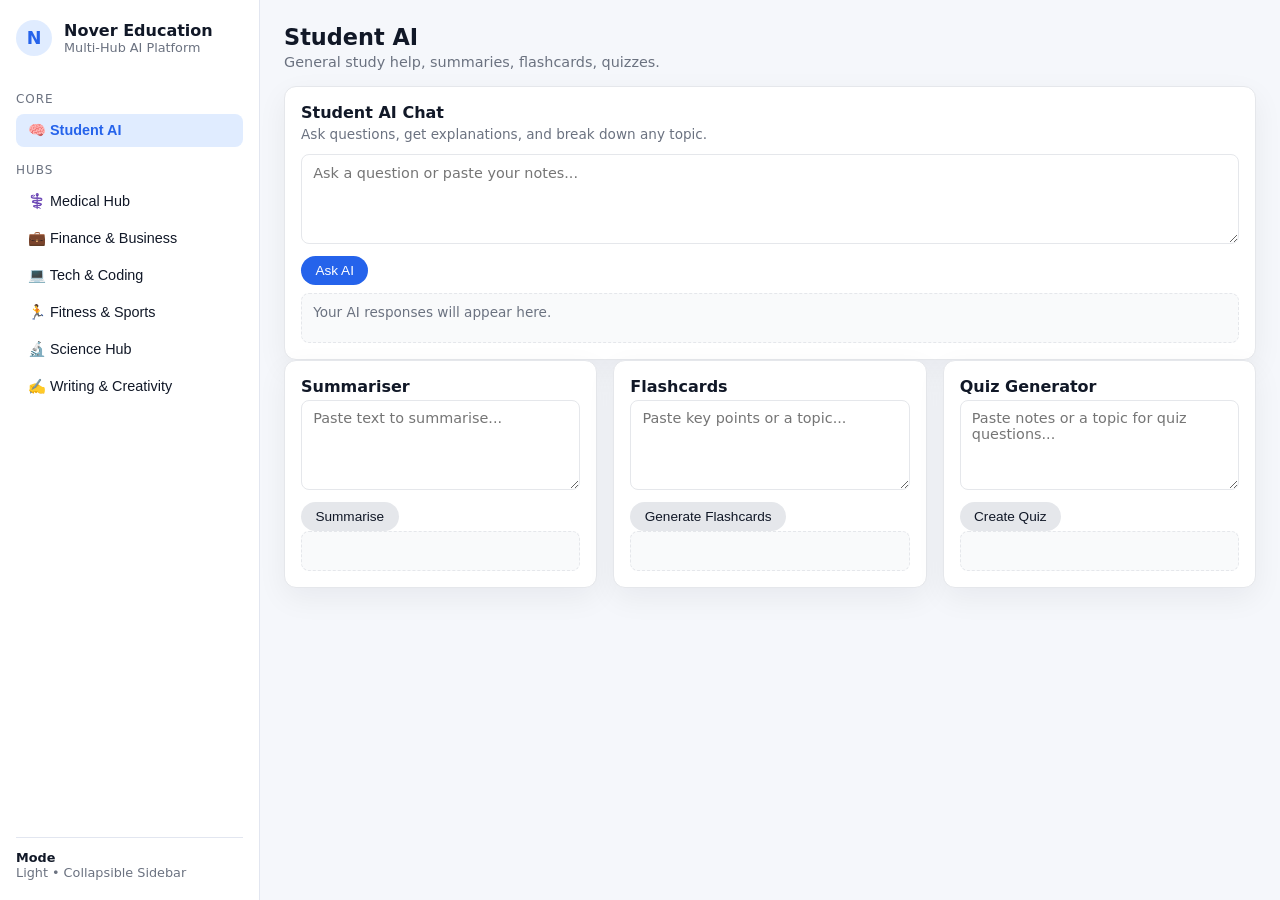
<file: index.html>
<!DOCTYPE html>
<html lang="en">
<head>
  <meta charset="UTF-8" />
  <title>Nover Education – Multi-Hub AI</title>
  <meta name="google-site-verification" content="Ur3ooVKdPxUrjhxHdBSRRFYRefsP4f04TsqXWv58G4o" />
  <link rel="stylesheet" href="style.css" />
</head>

<body>
  <div class="app">
    <aside class="sidebar" id="sidebar">
      <div class="brand">
        <span class="brand-logo">N</span>
        <div class="brand-text">
          <h1>Nover Education</h1>
          <p>Multi-Hub AI Platform</p>
        </div>
      </div>

      <button class="sidebar-toggle" id="sidebarToggle">☰</button>

      <nav class="nav">
        <p class="nav-label">Core</p>
        <button class="nav-item active" data-hub="student">🧠 Student AI</button>

        <p class="nav-label">Hubs</p>
        <button class="nav-item" data-hub="medical">⚕️ Medical Hub</button>
        <button class="nav-item" data-hub="finance">💼 Finance & Business</button>
        <button class="nav-item" data-hub="tech">💻 Tech & Coding</button>
        <button class="nav-item" data-hub="fitness">🏃 Fitness & Sports</button>
        <button class="nav-item" data-hub="science">🔬 Science Hub</button>
        <button class="nav-item" data-hub="writing">✍️ Writing & Creativity</button>
      </nav>

      <div class="sidebar-footer">
        <p class="footer-title">Mode</p>
        <p class="footer-text">Light • Collapsible Sidebar</p>
      </div>
    </aside>

    <main class="main">
      <header class="topbar">
        <h2 id="hubTitle">Student AI</h2>
        <p id="hubSubtitle">General study help, summaries, flashcards, quizzes.</p>
      </header>

      <section class="content">
        <!-- STUDENT HUB -->
        <section id="studentHub" class="hub-section active">
          <div class="panel">
            <h3>Student AI Chat</h3>
            <p>Ask questions, get explanations, and break down any topic.</p>

            <textarea
              id="studentInput"
              placeholder="Ask a question or paste your notes..."
            ></textarea>

            <button class="primary-btn" id="studentAskBtn">Ask AI</button>

            <div class="output" id="studentOutput">
              <p class="muted">Your AI responses will appear here.</p>
            </div>
          </div>

          <div class="panel-grid">
            <div class="panel">
              <h3>Summariser</h3>
              <textarea id="summaryInput" placeholder="Paste text to summarise..."></textarea>
              <button id="summaryBtn">Summarise</button>
              <div class="output" id="summaryOutput"></div>
            </div>

            <div class="panel">
              <h3>Flashcards</h3>
              <textarea id="flashcardInput" placeholder="Paste key points or a topic..."></textarea>
              <button id="flashcardsBtn">Generate Flashcards</button>
              <div class="output" id="flashcardOutput"></div>
            </div>

            <div class="panel">
              <h3>Quiz Generator</h3>
              <textarea id="quizInput" placeholder="Paste notes or a topic for quiz questions..."></textarea>
              <button id="quizBtn">Create Quiz</button>
              <div class="output" id="quizOutput"></div>
            </div>
          </div>
        </section>

        <!-- IFRAME HUBS -->
        <section id="hubFrameWrapper" class="hub-section">
          <iframe id="hubFrame" title="Hub content"></iframe>
        </section>
      </section>
    </main>
  </div>

  <script src="script.js"></script>
</body>
</html>
</file>
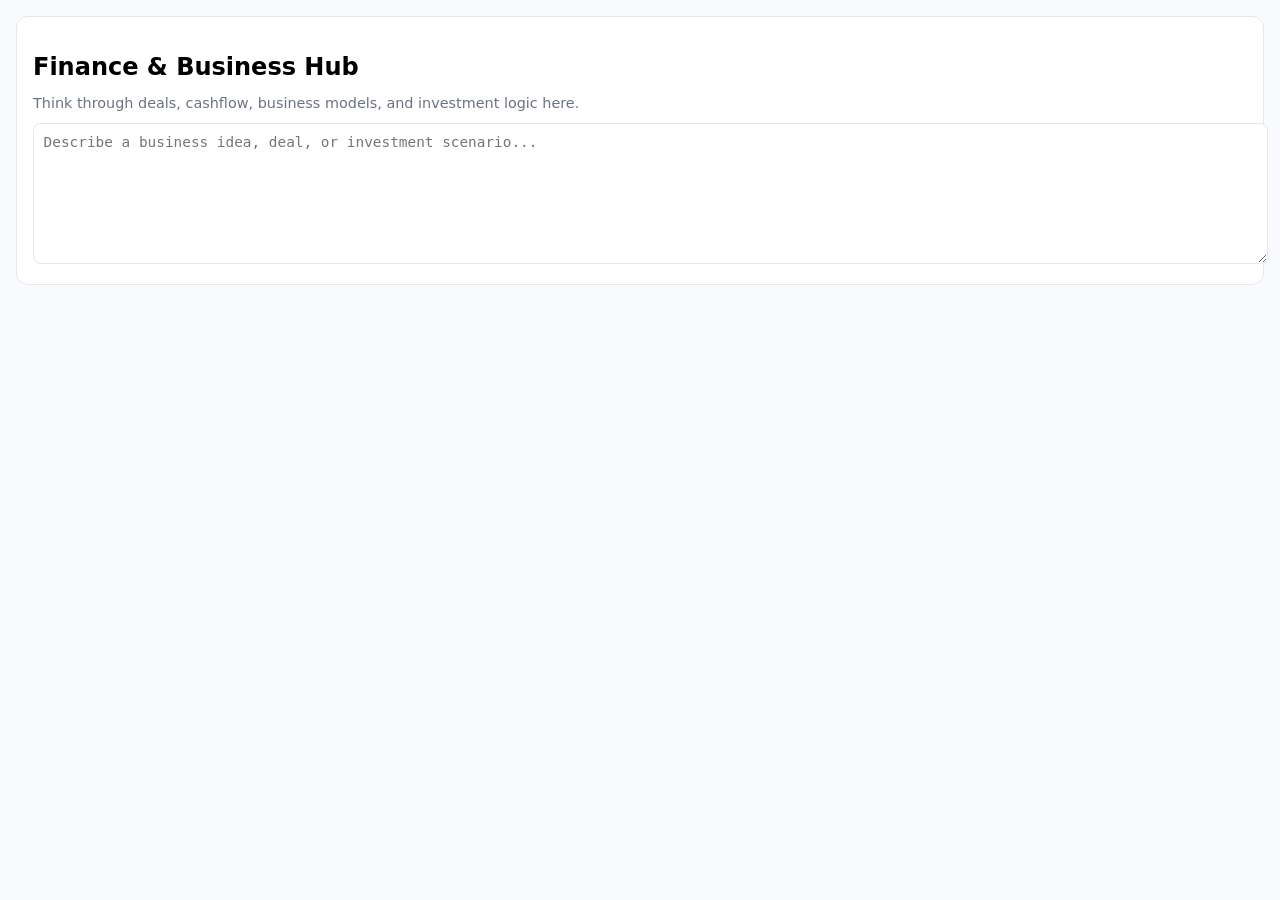
<file: hubs /finance.html>
<!DOCTYPE html>
<html lang="en">
<head>
  <meta charset="UTF-8" />
  <title>Finance & Business Hub</title>
  <style>
    body { font-family: system-ui, sans-serif; margin: 0; padding: 1rem; background: #f9fafb; }
    .panel { background: #fff; border-radius: 0.75rem; padding: 1rem; border: 1px solid #e5e7eb; }
    h2 { margin-bottom: 0.25rem; }
    p { color: #6b7280; font-size: 0.9rem; margin-bottom: 0.75rem; }
    textarea { width: 100%; min-height: 120px; border-radius: 0.5rem; border: 1px solid #e5e7eb; padding: 0.6rem; font-size: 0.9rem; }
  </style>
</head>
<body>
  <div class="panel">
    <h2>Finance & Business Hub</h2>
    <p>Think through deals, cashflow, business models, and investment logic here.</p>
    <textarea placeholder="Describe a business idea, deal, or investment scenario..."></textarea>
  </div>
</body>
</html>
</file>
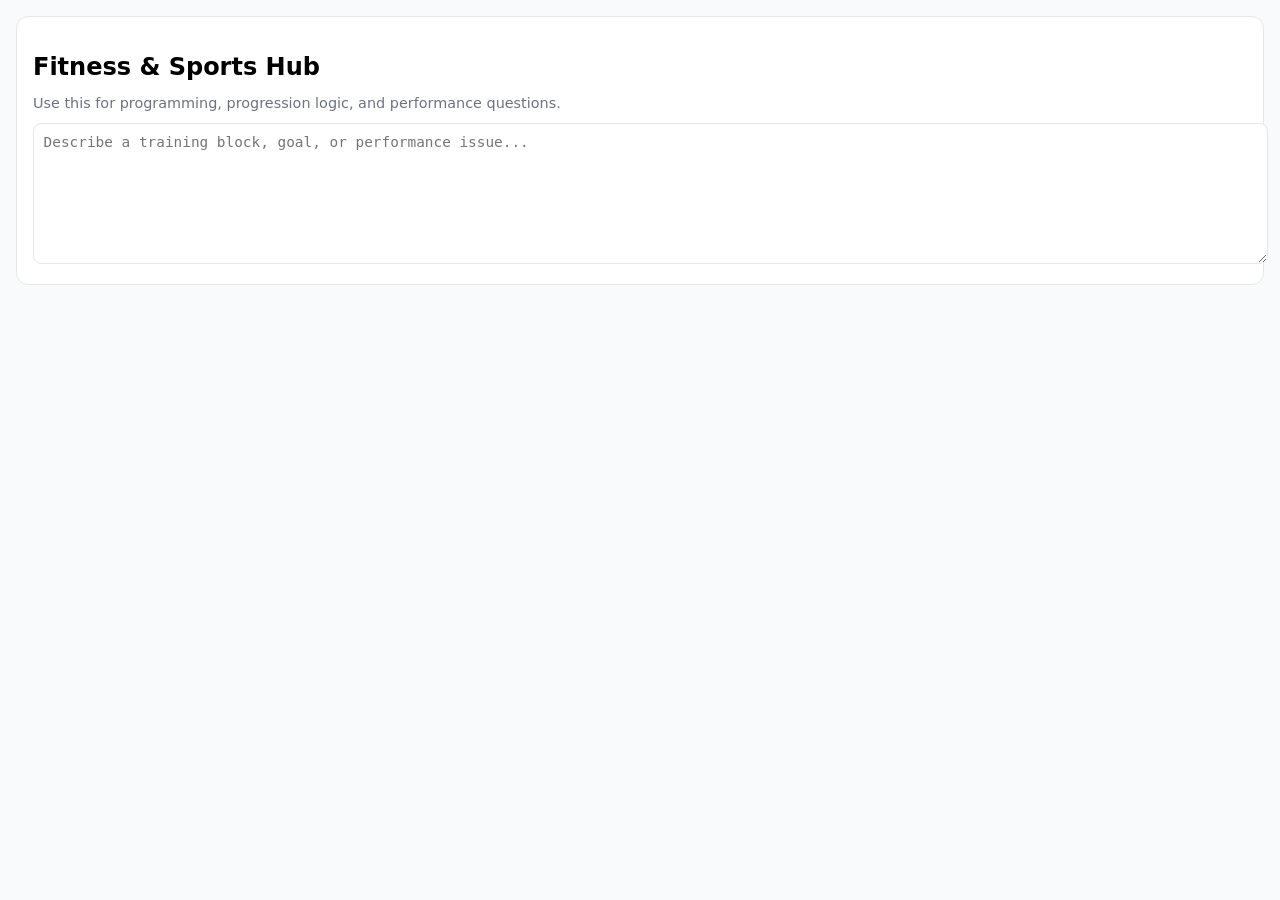
<file: hubs /fitness.html>
<!DOCTYPE html>
<html lang="en">
<head>
  <meta charset="UTF-8" />
  <title>Fitness & Sports Hub</title>
  <style>
    body { font-family: system-ui, sans-serif; margin: 0; padding: 1rem; background: #f9fafb; }
    .panel { background: #fff; border-radius: 0.75rem; padding: 1rem; border: 1px solid #e5e7eb; }
    h2 { margin-bottom: 0.25rem; }
    p { color: #6b7280; font-size: 0.9rem; margin-bottom: 0.75rem; }
    textarea { width: 100%; min-height: 120px; border-radius: 0.5rem; border: 1px solid #e5e7eb; padding: 0.6rem; font-size: 0.9rem; }
  </style>
</head>
<body>
  <div class="panel">
    <h2>Fitness & Sports Hub</h2>
    <p>Use this for programming, progression logic, and performance questions.</p>
    <textarea placeholder="Describe a training block, goal, or performance issue..."></textarea>
  </div>
</body>
</html>
</file>
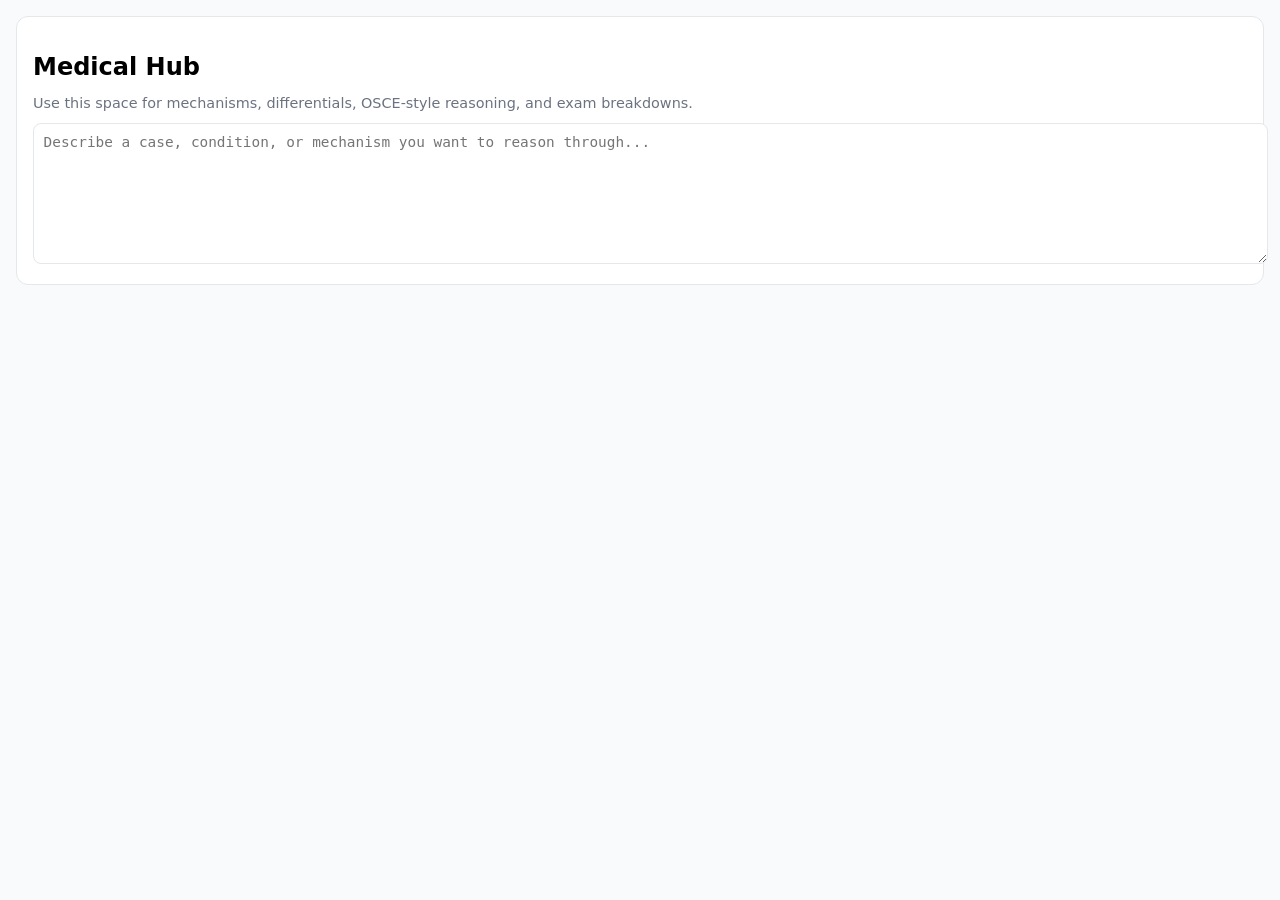
<file: hubs /medical.html>
<!DOCTYPE html>
<html lang="en">
<head>
  <meta charset="UTF-8" />
  <title>Medical Hub</title>
  <style>
    body { font-family: system-ui, sans-serif; margin: 0; padding: 1rem; background: #f9fafb; }
    .panel { background: #fff; border-radius: 0.75rem; padding: 1rem; border: 1px solid #e5e7eb; }
    h2 { margin-bottom: 0.25rem; }
    p { color: #6b7280; font-size: 0.9rem; margin-bottom: 0.75rem; }
    textarea { width: 100%; min-height: 120px; border-radius: 0.5rem; border: 1px solid #e5e7eb; padding: 0.6rem; font-size: 0.9rem; }
  </style>
</head>
<body>
  <div class="panel">
    <h2>Medical Hub</h2>
    <p>Use this space for mechanisms, differentials, OSCE‑style reasoning, and exam breakdowns.</p>
    <textarea placeholder="Describe a case, condition, or mechanism you want to reason through..."></textarea>
  </div>
</body>
</html>
</file>
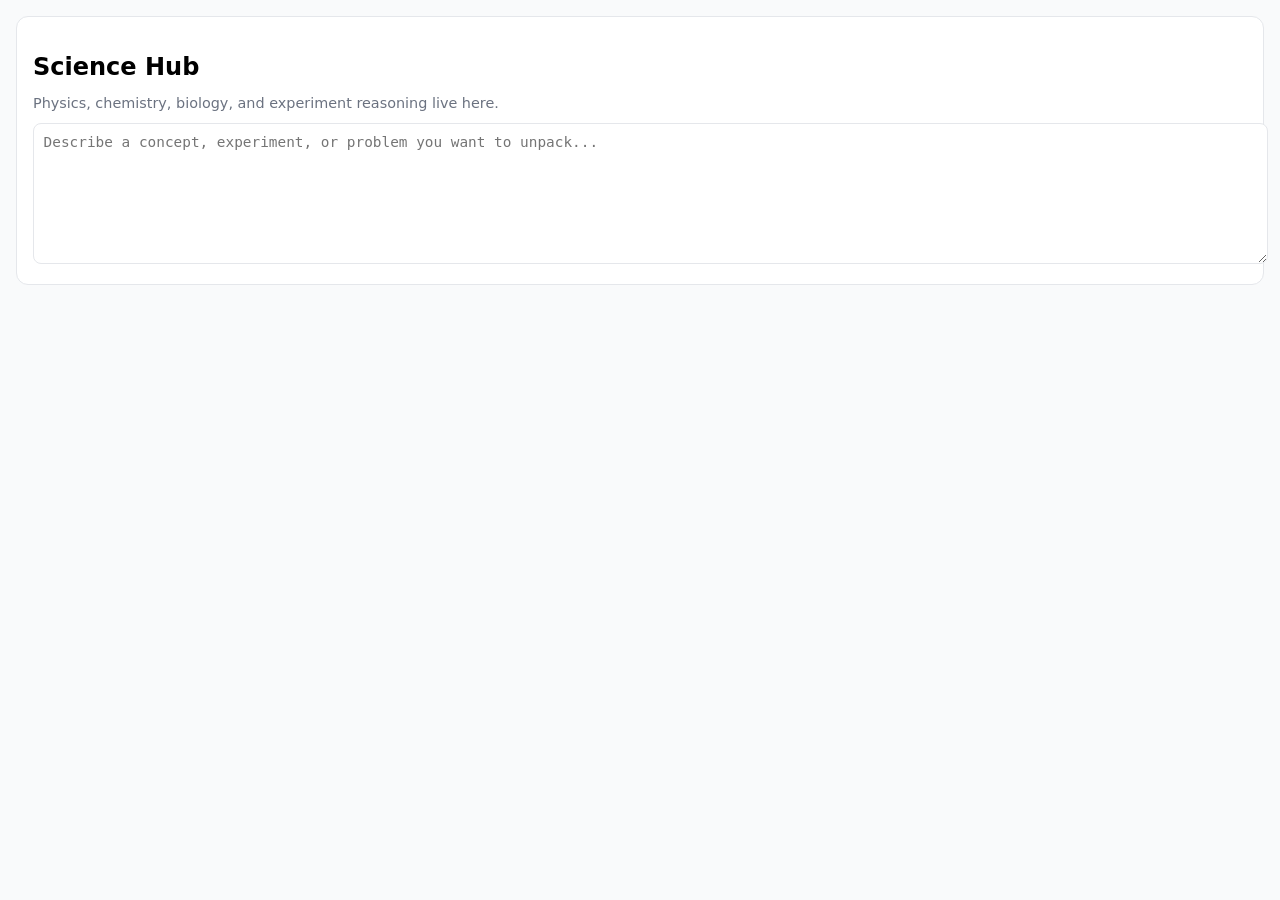
<file: hubs /science.html>
<!DOCTYPE html>
<html lang="en">
<head>
  <meta charset="UTF-8" />
  <title>Science Hub</title>
  <style>
    body { font-family: system-ui, sans-serif; margin: 0; padding: 1rem; background: #f9fafb; }
    .panel { background: #fff; border-radius: 0.75rem; padding: 1rem; border: 1px solid #e5e7eb; }
    h2 { margin-bottom: 0.25rem; }
    p { color: #6b7280; font-size: 0.9rem; margin-bottom: 0.75rem; }
    textarea { width: 100%; min-height: 120px; border-radius: 0.5rem; border: 1px solid #e5e7eb; padding: 0.6rem; font-size: 0.9rem; }
  </style>
</head>
<body>
  <div class="panel">
    <h2>Science Hub</h2>
    <p>Physics, chemistry, biology, and experiment reasoning live here.</p>
    <textarea placeholder="Describe a concept, experiment, or problem you want to unpack..."></textarea>
  </div>
</body>
</html>
</file>
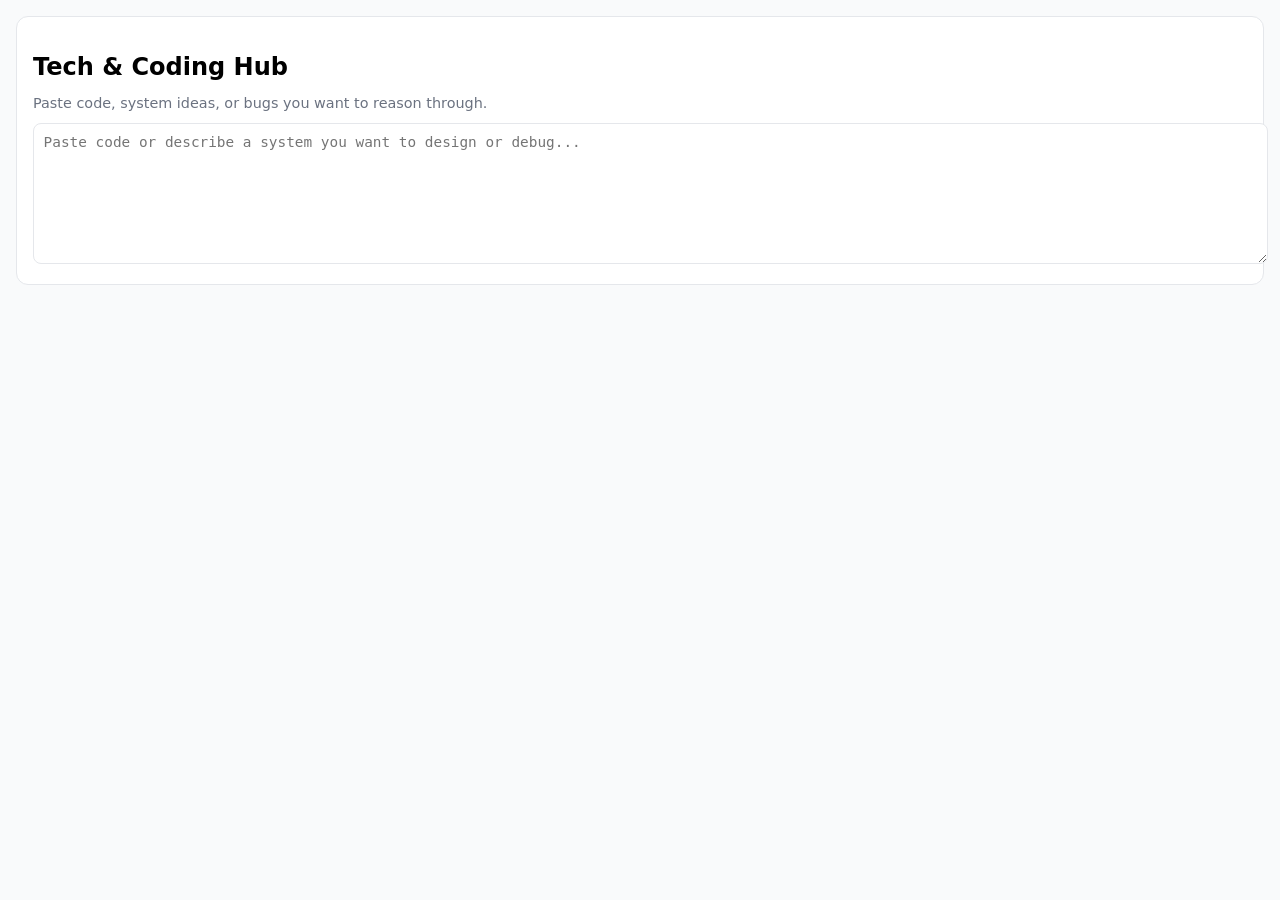
<file: hubs /tech.html>
<!DOCTYPE html>
<html lang="en">
<head>
  <meta charset="UTF-8" />
  <title>Tech & Coding Hub</title>
  <style>
    body { font-family: system-ui, sans-serif; margin: 0; padding: 1rem; background: #f9fafb; }
    .panel { background: #fff; border-radius: 0.75rem; padding: 1rem; border: 1px solid #e5e7eb; }
    h2 { margin-bottom: 0.25rem; }
    p { color: #6b7280; font-size: 0.9rem; margin-bottom: 0.75rem; }
    textarea { width: 100%; min-height: 120px; border-radius: 0.5rem; border: 1px solid #e5e7eb; padding: 0.6rem; font-size: 0.9rem; }
  </style>
</head>
<body>
  <div class="panel">
    <h2>Tech & Coding Hub</h2>
    <p>Paste code, system ideas, or bugs you want to reason through.</p>
    <textarea placeholder="Paste code or describe a system you want to design or debug..."></textarea>
  </div>
</body>
</html>
</file>
<file: style.css>
*,
*::before,
*::after {
  box-sizing: border-box;
  margin: 0;
  padding: 0;
}

:root {
  --bg: #f5f7fb;
  --bg-main: #ffffff;
  --sidebar-bg: #ffffff;
  --sidebar-border: #e2e6f0;
  --accent: #2563eb;
  --accent-soft: #e0ecff;
  --text-main: #111827;
  --text-muted: #6b7280;
  --panel-border: #e5e7eb;
  --shadow-soft: 0 10px 30px rgba(15, 23, 42, 0.06);
}

body {
  font-family: system-ui, -apple-system, BlinkMacSystemFont, "Segoe UI", sans-serif;
  background: var(--bg);
  color: var(--text-main);
  min-height: 100vh;
}

.app {
  display: flex;
  min-height: 100vh;
}

/* Sidebar */

.sidebar {
  width: 260px;
  background: var(--sidebar-bg);
  border-right: 1px solid var(--sidebar-border);
  padding: 1.25rem 1rem;
  display: flex;
  flex-direction: column;
  gap: 1.5rem;
  position: relative;
}

.brand {
  display: flex;
  align-items: center;
  gap: 0.75rem;
}

.brand-logo {
  width: 36px;
  height: 36px;
  border-radius: 999px;
  background: var(--accent-soft);
  color: var(--accent);
  display: inline-flex;
  align-items: center;
  justify-content: center;
  font-weight: 700;
  font-size: 1.1rem;
}

.brand-text h1 {
  font-size: 1rem;
  font-weight: 700;
}

.brand-text p {
  font-size: 0.8rem;
  color: var(--text-muted);
}

.sidebar-toggle {
  display: none;
  position: absolute;
  top: 1rem;
  right: -3rem;
  background: var(--accent);
  color: #fff;
  border: none;
  border-radius: 999px;
  width: 36px;
  height: 36px;
  cursor: pointer;
  box-shadow: var(--shadow-soft);
}

.nav {
  display: flex;
  flex-direction: column;
  gap: 0.25rem;
}

.nav-label {
  font-size: 0.75rem;
  text-transform: uppercase;
  letter-spacing: 0.08em;
  color: var(--text-muted);
  margin: 0.75rem 0 0.25rem;
}

.nav-item {
  text-align: left;
  border: none;
  background: transparent;
  padding: 0.5rem 0.75rem;
  border-radius: 0.5rem;
  cursor: pointer;
  font-size: 0.9rem;
  color: var(--text-main);
  display: flex;
  align-items: center;
  gap: 0.4rem;
}

.nav-item:hover {
  background: #f3f4ff;
}

.nav-item.active {
  background: var(--accent-soft);
  color: var(--accent);
  font-weight: 600;
}

.sidebar-footer {
  margin-top: auto;
  padding-top: 0.75rem;
  border-top: 1px solid var(--sidebar-border);
}

.footer-title {
  font-size: 0.8rem;
  font-weight: 600;
}

.footer-text {
  font-size: 0.8rem;
  color: var(--text-muted);
}

/* Main */

.main {
  flex: 1;
  display: flex;
  flex-direction: column;
  padding: 1.5rem;
  gap: 1rem;
}

.topbar {
  display: flex;
  flex-direction: column;
  gap: 0.25rem;
}

.topbar h2 {
  font-size: 1.4rem;
}

.topbar p {
  font-size: 0.9rem;
  color: var(--text-muted);
}

.content {
  flex: 1;
  display: flex;
  flex-direction: column;
  gap: 1rem;
}

.hub-section {
  display: none;
}

.hub-section.active {
  display: block;
}

/* Panels */

.panel {
  background: var(--bg-main);
  border-radius: 0.75rem;
  padding: 1rem;
  border: 1px solid var(--panel-border);
  box-shadow: var(--shadow-soft);
}

.panel h3 {
  font-size: 1rem;
  margin-bottom: 0.25rem;
}

.panel p {
  font-size: 0.85rem;
  color: var(--text-muted);
  margin-bottom: 0.75rem;
}

textarea {
  width: 100%;
  min-height: 90px;
  border-radius: 0.5rem;
  border: 1px solid var(--panel-border);
  padding: 0.6rem 0.7rem;
  font-family: inherit;
  font-size: 0.9rem;
  resize: vertical;
  margin-bottom: 0.5rem;
}

textarea:focus {
  outline: 2px solid var(--accent-soft);
  border-color: var(--accent);
}

.primary-btn,
button {
  border-radius: 999px;
  border: none;
  padding: 0.45rem 0.9rem;
  font-size: 0.85rem;
  cursor: pointer;
}

.primary-btn {
  background: var(--accent);
  color: #fff;
  margin-bottom: 0.5rem;
}

button {
  background: #e5e7eb;
  color: var(--text-main);
}

button:hover {
  filter: brightness(0.97);
}

.output {
  background: #f9fafb;
  border-radius: 0.5rem;
  border: 1px dashed var(--panel-border);
  padding: 0.6rem 0.7rem;
  font-size: 0.85rem;
  min-height: 40px;
}

.muted {
  color: var(--text-muted);
}

/* Grid */

.panel-grid {
  display: grid;
  grid-template-columns: repeat(3, minmax(0, 1fr));
  gap: 1rem;
}

/* Hub iframe */

#hubFrameWrapper {
  height: calc(100vh - 200px);
}

#hubFrame {
  width: 100%;
  height: 100%;
  border-radius: 0.75rem;
  border: 1px solid var(--panel-border);
  background: #ffffff;
}

/* Responsive */

@media (max-width: 900px) {
  .app {
    flex-direction: column;
  }

  .sidebar {
    width: 100%;
    border-right: none;
    border-bottom: 1px solid var(--sidebar-border);
  }

  .sidebar-toggle {
    display: inline-flex;
  }

  .sidebar.collapsed {
    height: 72px;
    overflow: hidden;
  }

  .main {
    padding: 1rem;
  }

  .panel-grid {
    grid-template-columns: 1fr;
  }

  #hubFrameWrapper {
    height: auto;
    min-height: 300px;
  }
}
</file>
